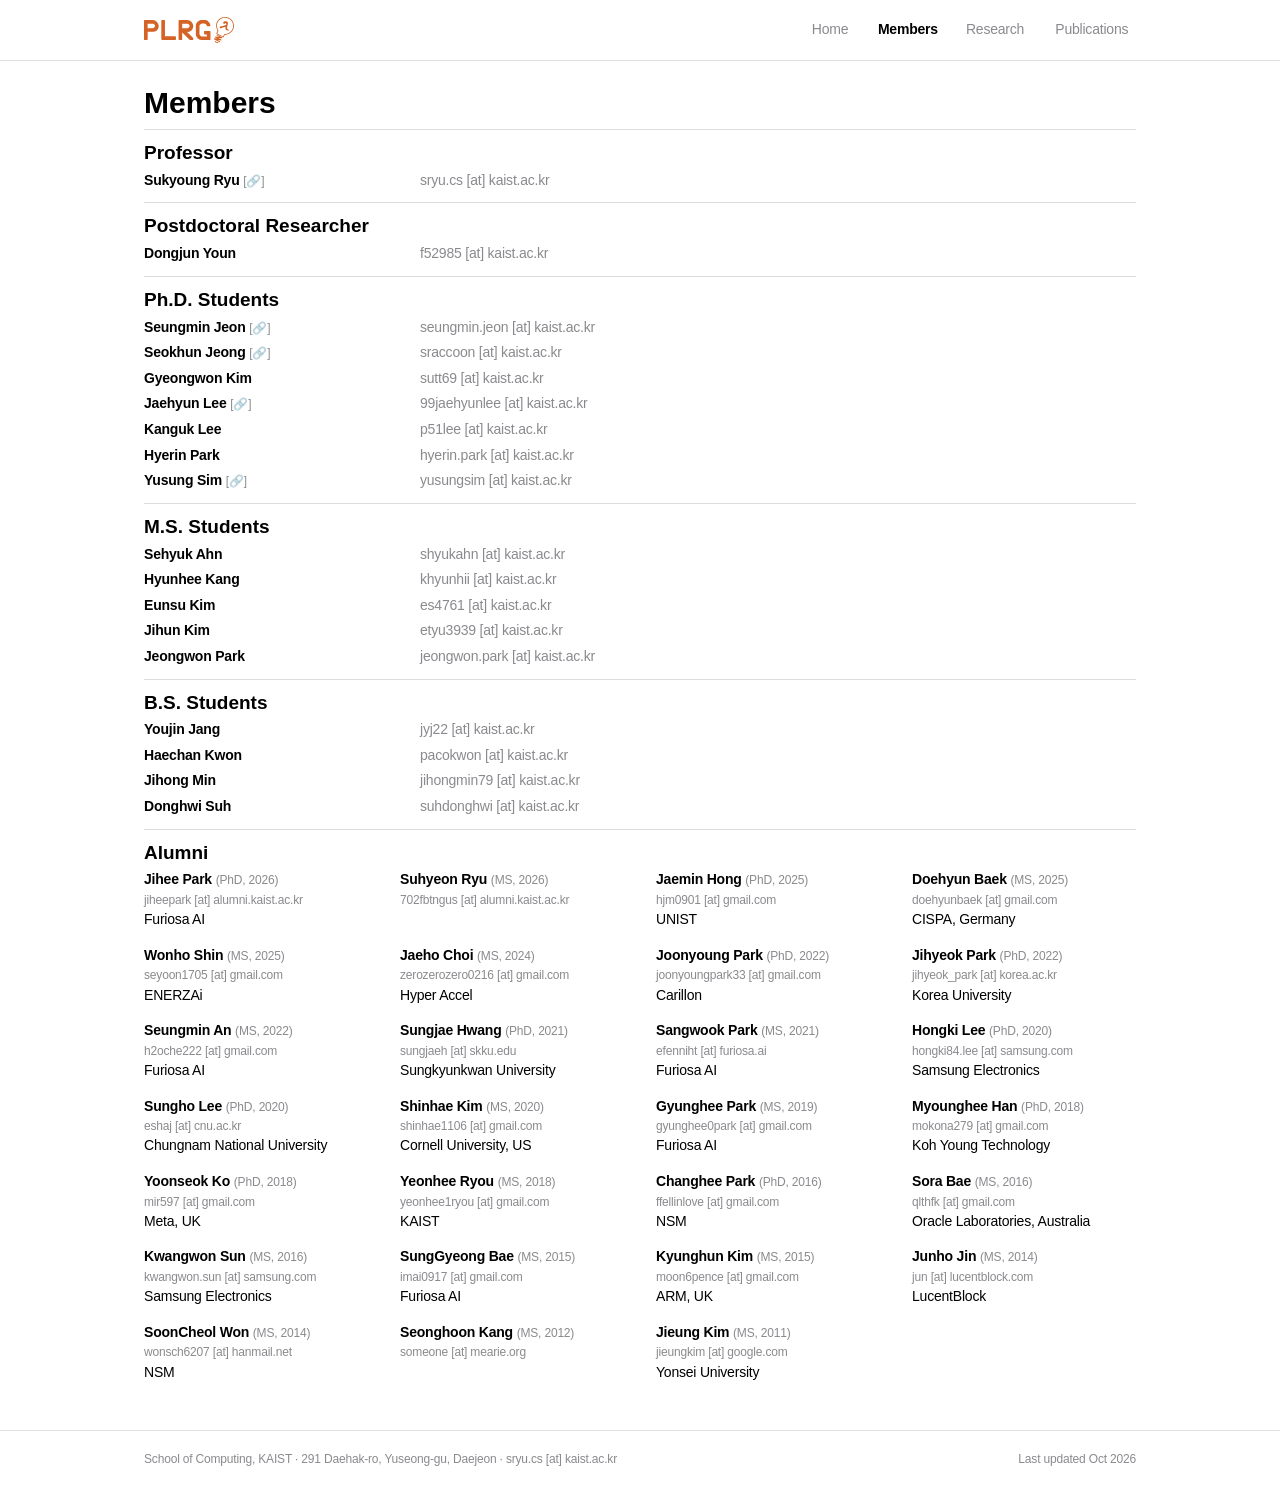
<file: members.html>
<!DOCTYPE html>
<html lang="en">
<head>
<meta charset="utf-8">
<meta name="viewport" content="width=device-width, initial-scale=1">
<title>Members — PLRG @ KAIST</title>
<link rel="stylesheet" href="style.css">
<link rel="icon" href="favicon.png?v=2" sizes="32x32" type="image/png">
<link rel="icon" href="favicon.svg?v=2" type="image/svg+xml">
<link rel="apple-touch-icon" href="apple-touch-icon.png?v=2">
</head>
<body data-page="members">
<div class="page">
<header><div class="wrap">
  <a class="brand" href="index.html"><svg class="logo" xmlns="http://www.w3.org/2000/svg" viewBox="0 0 610 174.55" fill="currentColor" role="img" aria-label="PLRG"><g id="Layer_1-2"><path d="M24.77,99.57v48.96c0,3.5-1.86,6.18-5.76,5.97H4.75c-1.57,0-4.04-2.32-4.73-4.11V24.12c1.09-1.59,2.54-3.02,4.04-4.07l52.85.08c11.84-.42,21.82,4.87,29.84,12.92,9.44,9.48,13.65,21.59,11.37,34.92-1.82,10.65-7.04,19.97-16.52,25.49-5.89,3.3-12.13,5.09-18.91,6.1H24.77ZM74.39,59.52c-1.05-8.23-6.45-13.17-13.41-14.95H24.75s-.03,30.83-.03,30.83l35.01-.19c7.88-.04,14.15-7.86,14.65-15.69Z"></path><path d="M326.45,154.57l-18.67-.2-32.13-31.75-19.16-18.48-.04,46.42c0,1.52-2.23,3.92-3.55,3.92l-15.28.03c-3.97,0-5.56-2.33-5.56-6.11V26.05c0-2.97,1.31-5.94,4.61-5.94l52.86-.04c11.4,0,20.63,4.76,28.45,12.41,9.83,9.62,14.2,21.88,11.86,35.64-3.55,20.84-18.98,30.94-40.7,31.79l41.08,40.88.25,9.93c.03,1.31-2.56,3.86-4.01,3.85ZM306.06,58.34c-1.69-7.35-6.77-12.24-13.42-13.77h-36.2s.02,30.83.02,30.83l33.02-.03c9.18,0,16.7-7.22,16.57-17.03Z"></path><path d="M421.97,117.8l-14.87-.05c-1.34,0-3.66-2.53-3.66-3.9v-16.37c0-1.36,2.33-3.88,3.72-3.88h35.35c1.4,0,3.8,2.46,3.8,4v52.96c0,1.54-2.34,3.94-3.96,3.93l-58.89-.31c-14.34-.08-35.18-19.74-35.23-36.54l-.17-58.79c-.05-17.46,17.44-36.19,34.9-38.17,9-1.02,18.16-.8,27.14-.19,28.08,1.93,44.97,42.58,31.35,42.43l-19.42-.2c.5-8.3-4.96-17.08-13.63-17.82-7.51-.64-14.39-.49-22.3-.09-5.6.29-13.39,6.82-13.43,12.99l-.31,56.86c-.04,7.77,8.3,15.7,16.05,15.7h33.47s.08-12.58.08-12.58Z"></path><path d="M214.6,134.44l-.03,16.27c0,1.38-2.15,3.76-3.89,3.76h-88.86c-3.61,0-6.13-2.2-5.54-6.08l-.03-122.33c0-3.76,1.66-5.98,5.55-6l13.27-.06c1.77,0,5.57,1.71,5.57,4.12v105.96s68.05-.06,68.05-.06c3.12,0,5.42,1.34,5.91,4.41Z"></path><path d="M533.58,135.33c-1.03,1.77-2.92,1.96-4.5,1.12l-42.92-22.98c-1.07-.57-.36-3.78.14-4.88l8-17.44c-9.59-17.32-14.4-33.33-7.14-51.85,3.64-9.29,9.33-16.91,16.68-23.66,12.25-11.23,30.47-17.07,47.03-15.34,19.54,2.05,36.48,12.61,45.66,30.04,5.94,11.29,8.57,24.47,7.08,37.07-1.56,13.25-7.64,24.61-17,33.8-11.73,11.51-26.46,19.24-43.56,17.85l-9.49,16.27ZM529.95,130.49l9.94-17.13c5.76.22,11.41.86,16.97-.74,21-6.04,38.39-24.01,41.11-45.65,2.06-16.41-3.26-32.55-14.11-44.84-16.23-18.37-44.59-21.7-65.67-10.09-11.07,6.1-19.41,15.47-24.92,26.64-7.99,16.22-3.11,32.95,5.35,48.31.68,1.24,1.88,3.97,1.34,5.16l-8.13,17.99,38.12,20.36Z"></path><path d="M511.6,163.68l-.68,6.75-41.13-21.85.37-6.58,22.36,3.77-15.11-7.95.24-6.66,24.54,2.67.85-.99-14.93-7.21.68-6.72,24.68,12.2,11.48,5.32-.02,6.57-26.47-2.39,21.68,10.92-.28,6.73c-9.4-1.67-16.31-3.48-25.91-4.31l17.62,9.74Z"></path><path d="M498.27,167.91l.09,6.58c-6,.23-11.44-.22-16.75-2.66-5.24-2.41-7.89-8.51-5.34-13.62,4.03,8.87,12.21,9.27,22.01,9.7Z"></path><path d="M512.38,76.77c-2.06-2.49-3.47-4.5-4.6-7.12-1.04-2.39.76-5.26,3.22-5.81l17.83-3.93,14.61-4.59,8.87-2.83-.64-8.77c-.09-1.29-3.27-2.99-4.38-2.32l-7.8,4.7c-1.42.86-4.22.84-4.82-.95l-2.43-7.28c-2.58-7.73,13.49-12.45,24.45-7.42,7.61,3.5,7.59,9.94,5.79,18.3-3.1,9.22-4.34,18.11-5.07,27.94.96,1.71,2.15,3.57,3.79,4.64l9.4,6.14c.46.3,1.2,1.14,1.47,1.52s-1.31,1.54-1.89,1.5l-14.1-.93c-10.04-2.89-10.07-13.57-8.85-24.22l-17.95,5.61c-5.79,1.81-10.36,4.24-16.9,5.81Z"></path></g></svg></a>
  <button class="menu" type="button" aria-label="Menu" aria-expanded="false" aria-controls="nav"><span></span><span></span></button>
  <nav id="nav">
    <a href="index.html" data-label="Home"><span>Home</span></a>
    <a href="members.html" class="on" data-label="Members"><span>Members</span></a>
    <a href="research.html" data-label="Research"><span>Research</span></a>
    <a href="publications.html" data-label="Publications"><span>Publications</span></a>
  </nav>
</div></header>
<script>
(function(){var b=document.querySelector('.menu'),n=document.getElementById('nav');var set=function(o){document.body.classList.toggle('nav-open',o);b.setAttribute('aria-expanded',o);};b.addEventListener('click',function(){set(!document.body.classList.contains('nav-open'));});document.addEventListener('click',function(e){if(!e.target.closest('header'))set(false);});document.addEventListener('keydown',function(e){if(e.key==='Escape')set(false);});})();
</script>
<main class="wrap">
  <h1 style="margin: var(--page-top) 0 8px;">Members</h1>
  <div id="groups"></div>
  <section class="group"><h2>Alumni</h2><ul id="alumni" class="alumni"></ul></section>
</main>
<footer><div class="wrap">
  <span>School of Computing, KAIST · 291 Daehak-ro, Yuseong-gu, Daejeon · sryu.cs [at] kaist.ac.kr</span>
  <span class="nowrap">Last updated Oct 2026</span>
</div></footer>
<script src="site.js"></script>
</body>
</html>
</file>
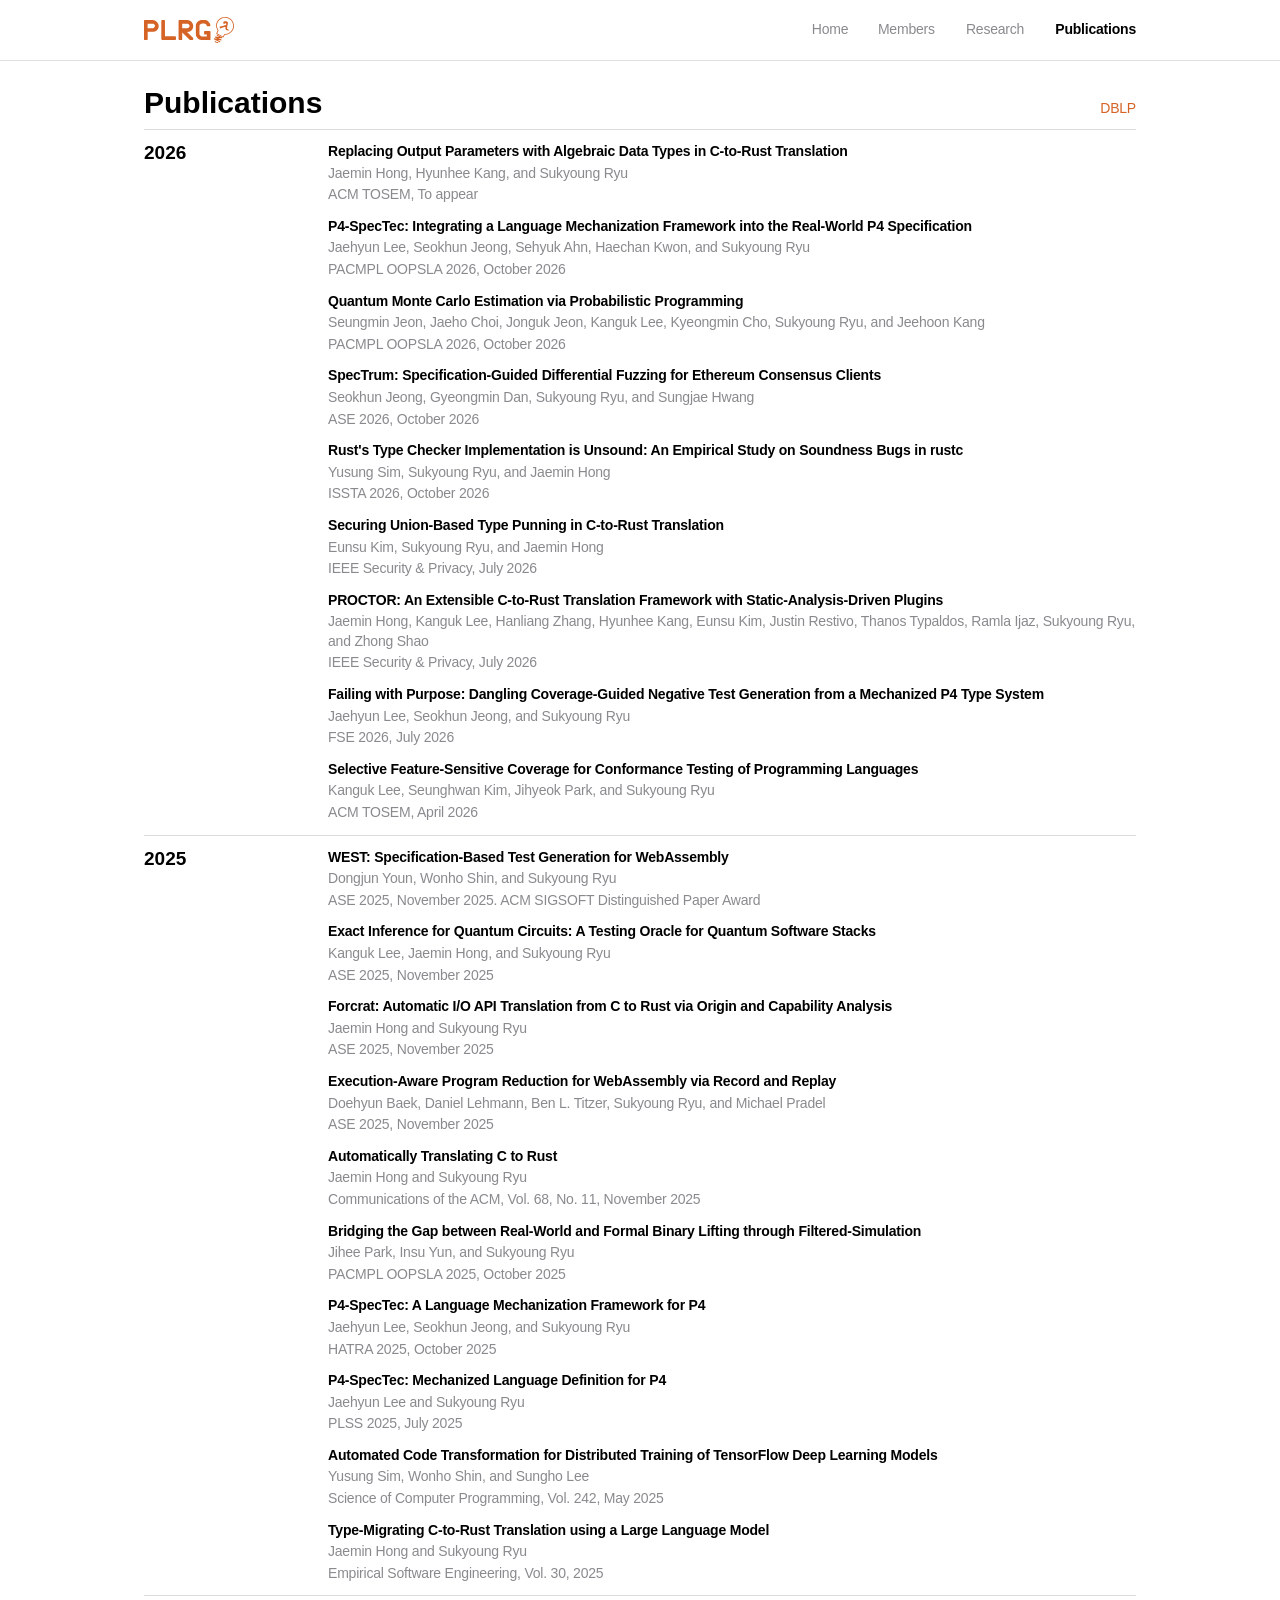
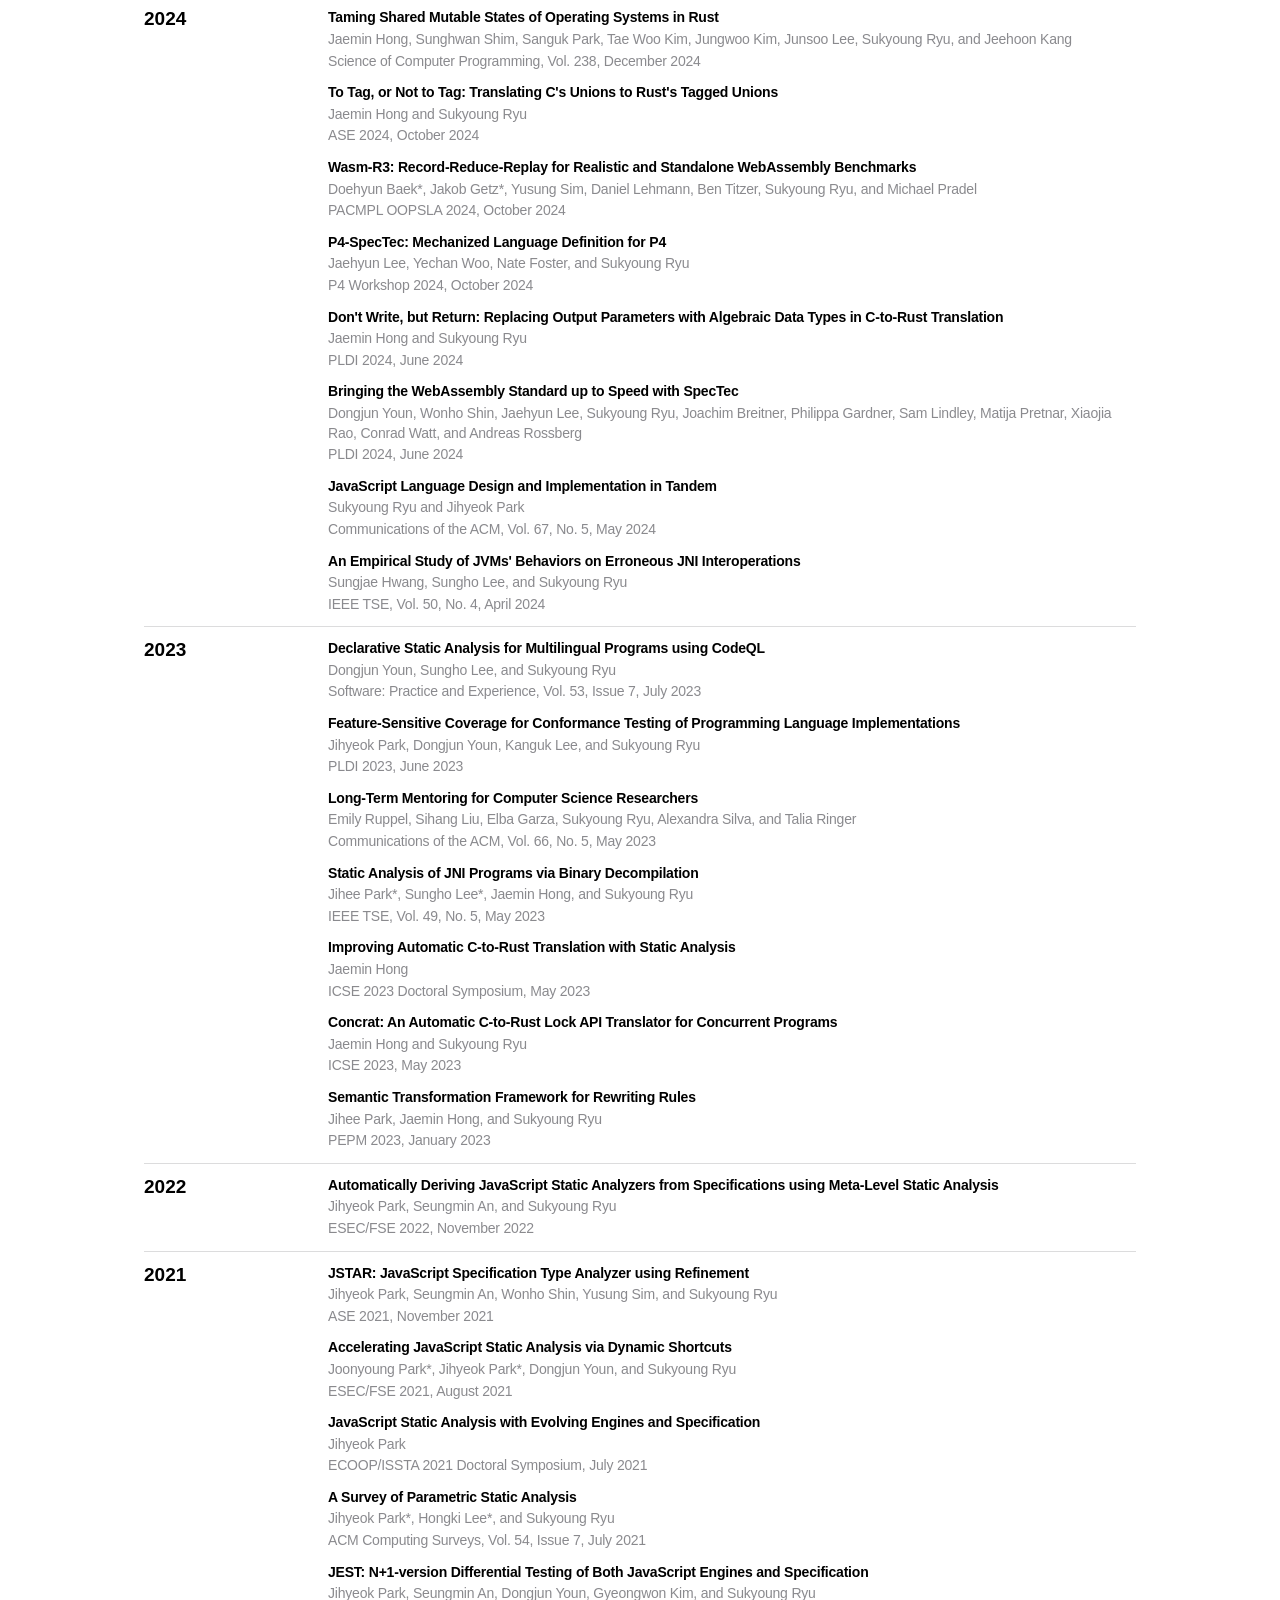
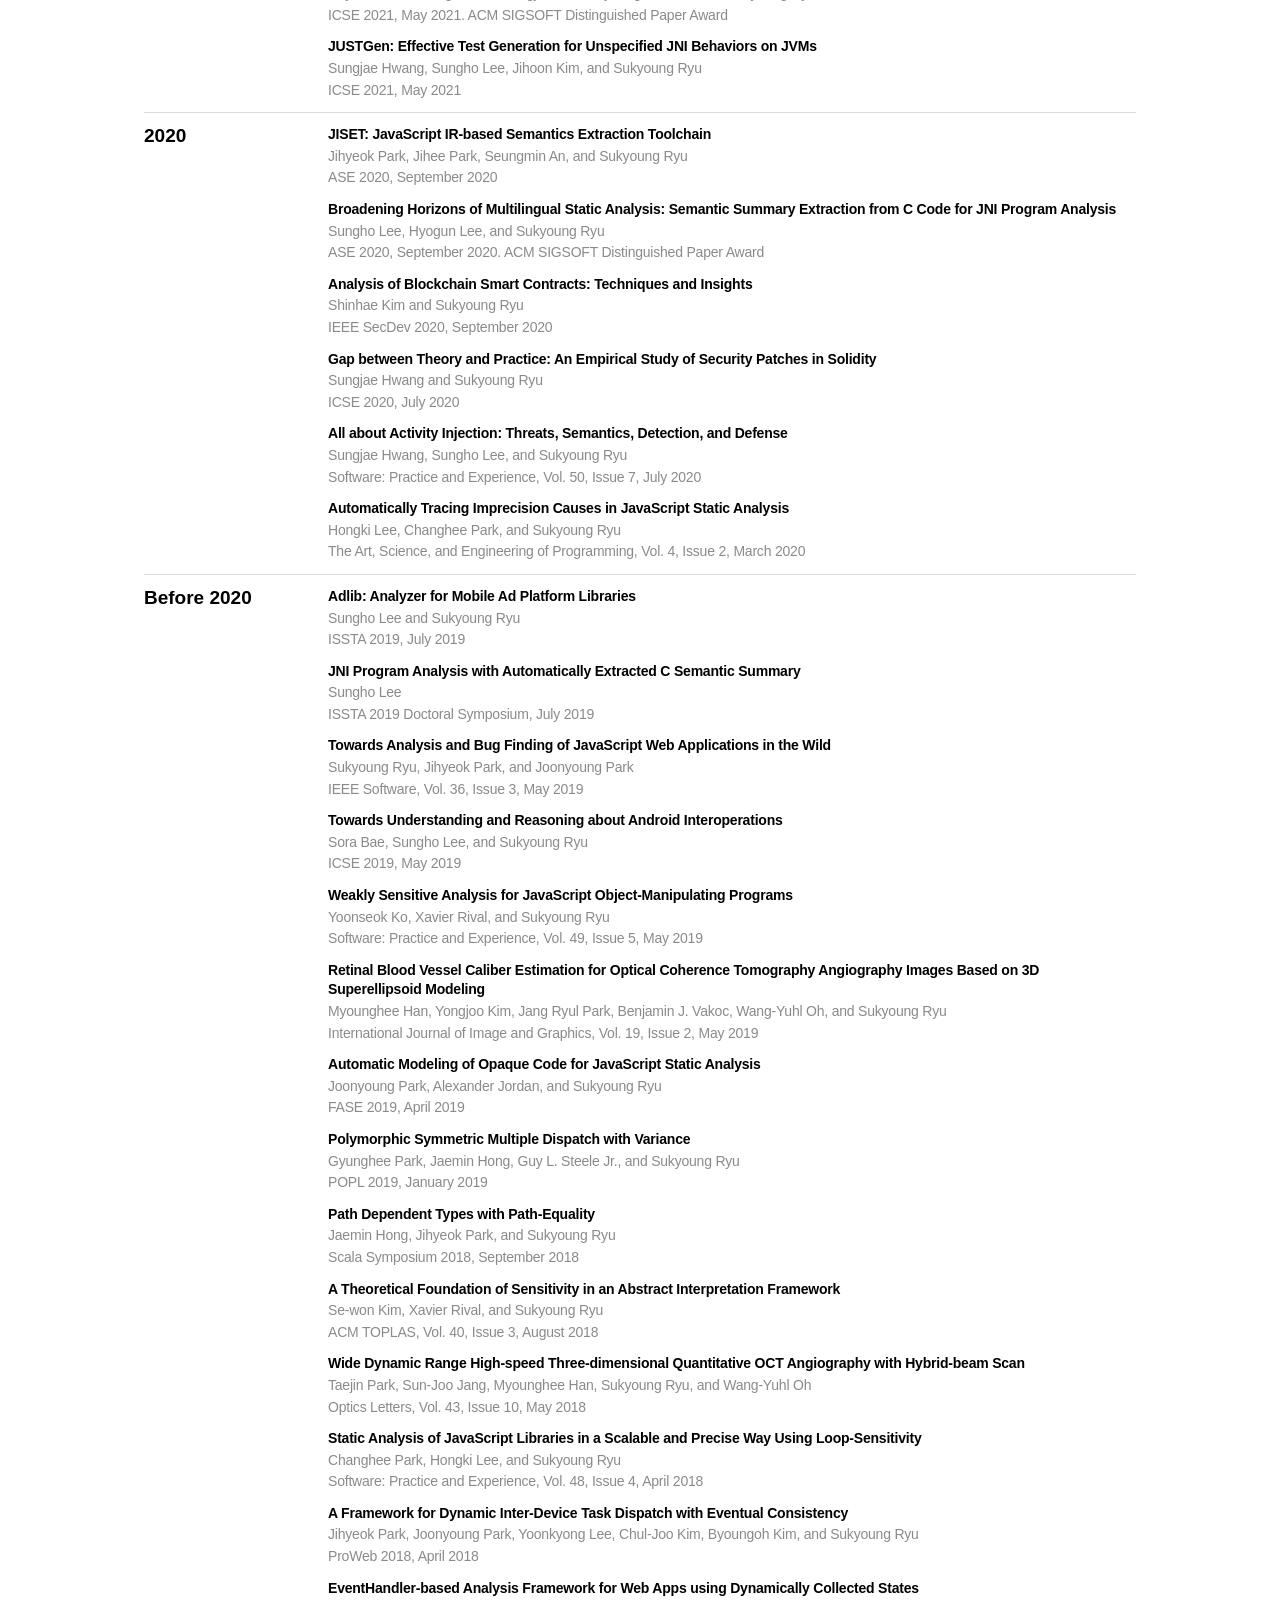
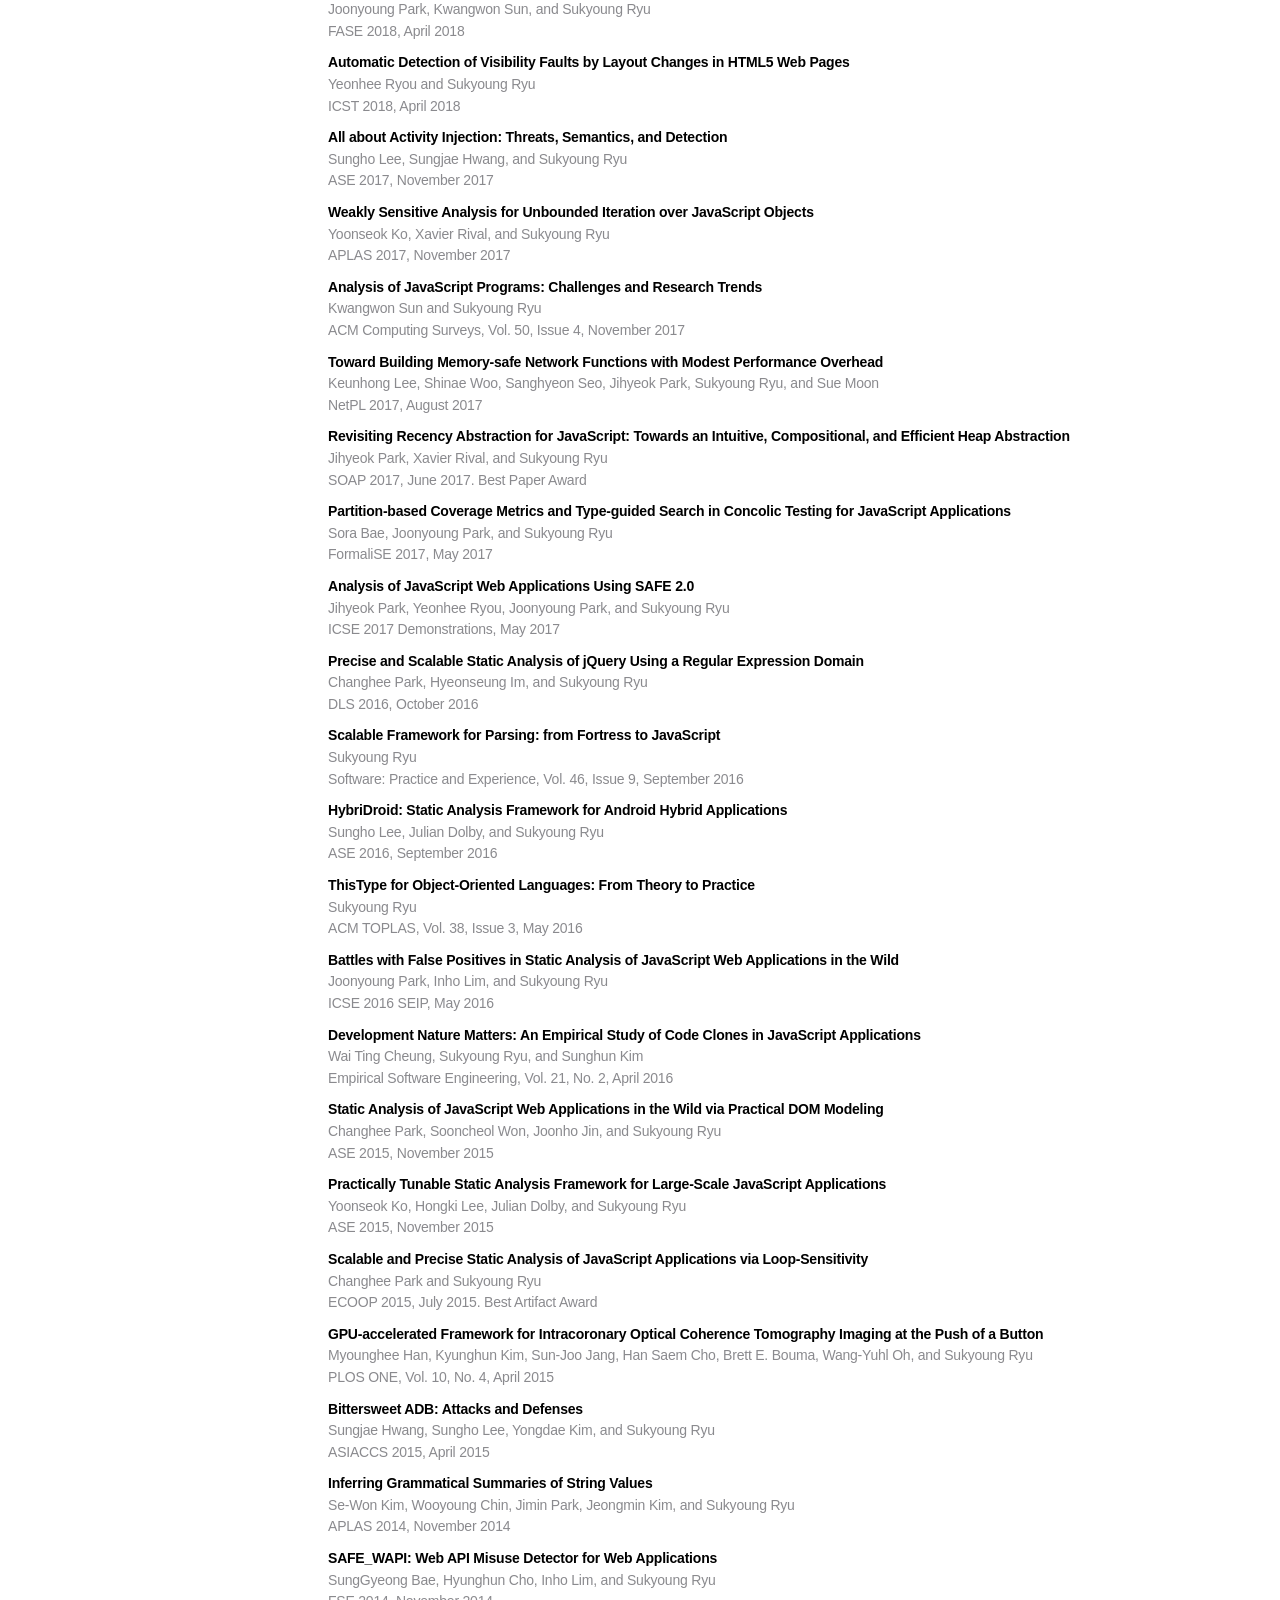
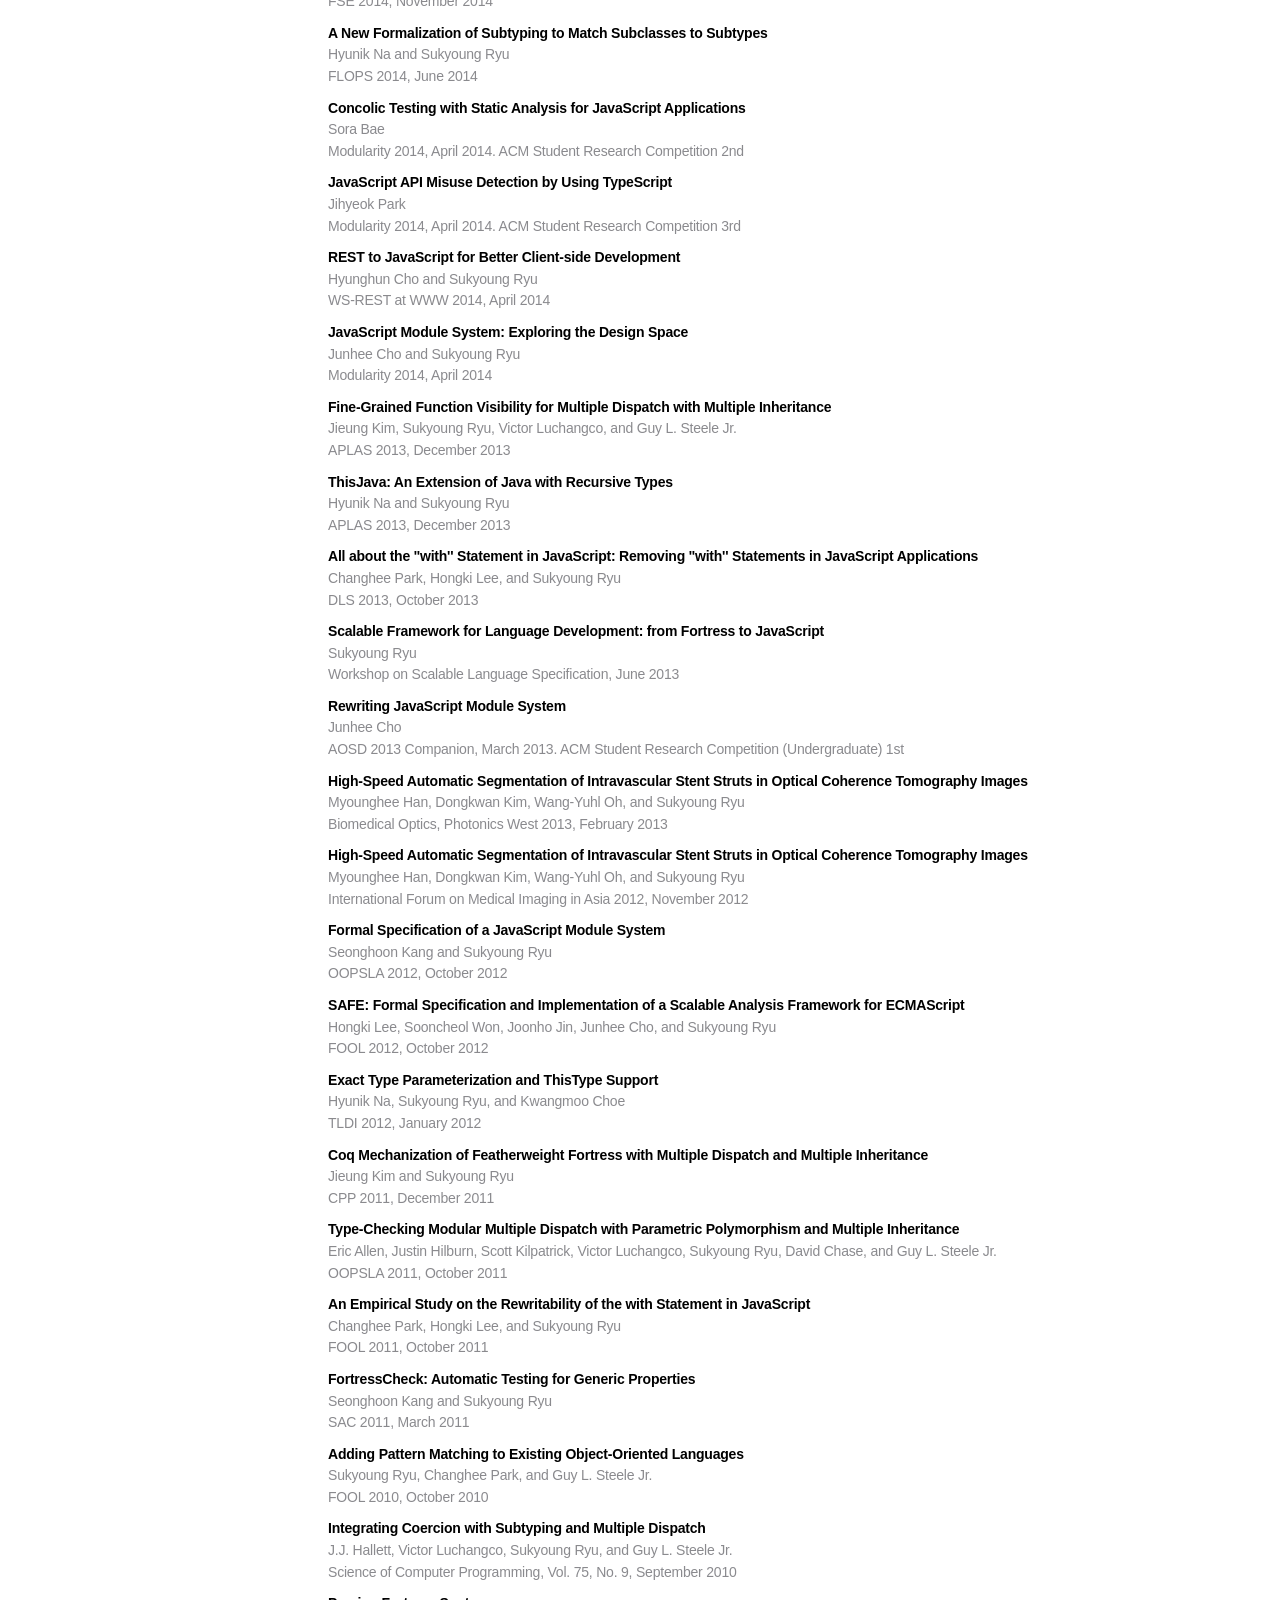
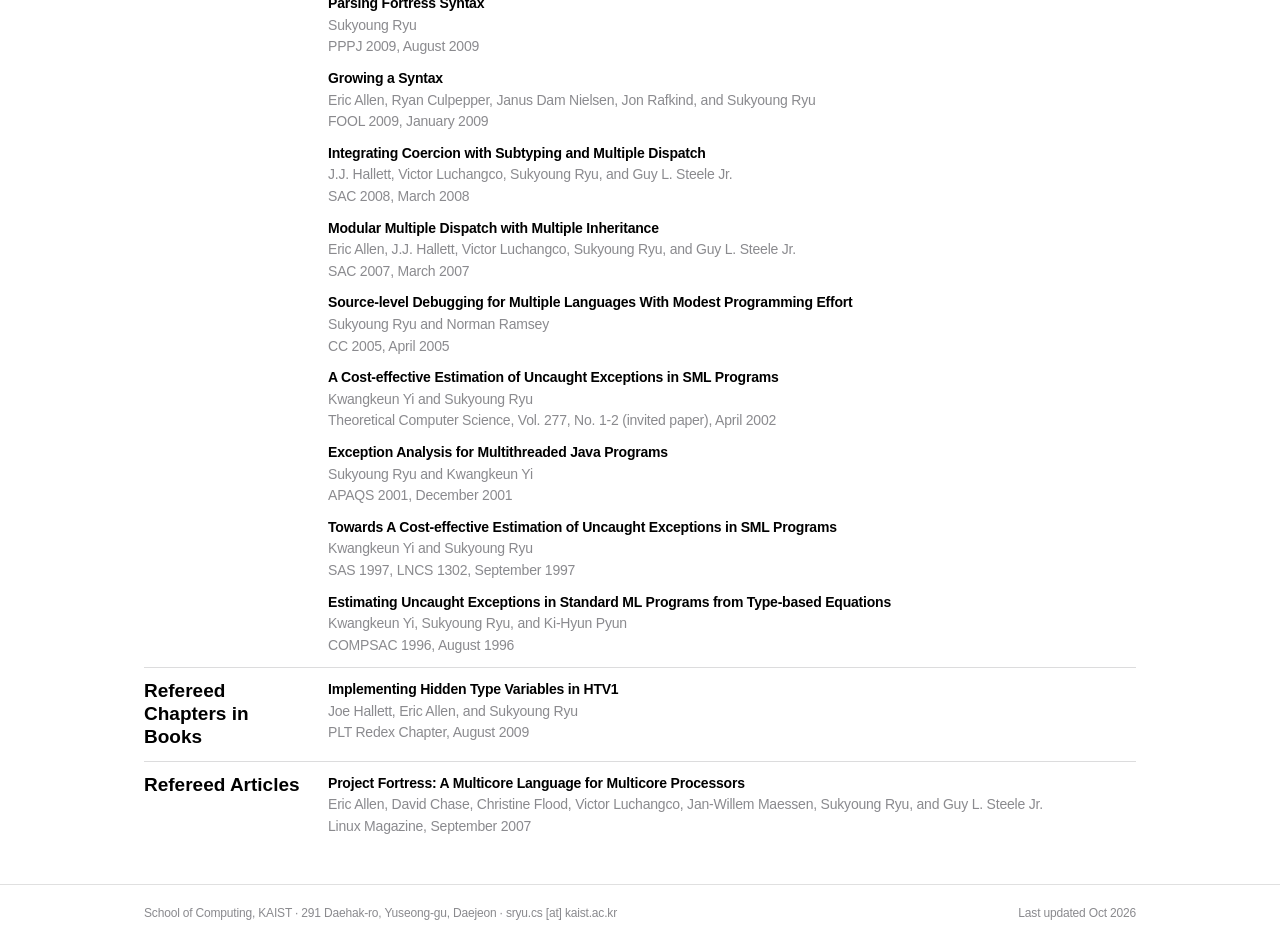
<file: publications.html>
<!DOCTYPE html>
<html lang="en">
<head>
<meta charset="utf-8">
<meta name="viewport" content="width=device-width, initial-scale=1">
<title>Publications — PLRG @ KAIST</title>
<link rel="stylesheet" href="style.css">
<link rel="icon" href="favicon.png?v=2" sizes="32x32" type="image/png">
<link rel="icon" href="favicon.svg?v=2" type="image/svg+xml">
<link rel="apple-touch-icon" href="apple-touch-icon.png?v=2">
</head>
<body data-page="publications">
<div class="page">
<header><div class="wrap">
  <a class="brand" href="index.html"><svg class="logo" xmlns="http://www.w3.org/2000/svg" viewBox="0 0 610 174.55" fill="currentColor" role="img" aria-label="PLRG"><g id="Layer_1-2"><path d="M24.77,99.57v48.96c0,3.5-1.86,6.18-5.76,5.97H4.75c-1.57,0-4.04-2.32-4.73-4.11V24.12c1.09-1.59,2.54-3.02,4.04-4.07l52.85.08c11.84-.42,21.82,4.87,29.84,12.92,9.44,9.48,13.65,21.59,11.37,34.92-1.82,10.65-7.04,19.97-16.52,25.49-5.89,3.3-12.13,5.09-18.91,6.1H24.77ZM74.39,59.52c-1.05-8.23-6.45-13.17-13.41-14.95H24.75s-.03,30.83-.03,30.83l35.01-.19c7.88-.04,14.15-7.86,14.65-15.69Z"></path><path d="M326.45,154.57l-18.67-.2-32.13-31.75-19.16-18.48-.04,46.42c0,1.52-2.23,3.92-3.55,3.92l-15.28.03c-3.97,0-5.56-2.33-5.56-6.11V26.05c0-2.97,1.31-5.94,4.61-5.94l52.86-.04c11.4,0,20.63,4.76,28.45,12.41,9.83,9.62,14.2,21.88,11.86,35.64-3.55,20.84-18.98,30.94-40.7,31.79l41.08,40.88.25,9.93c.03,1.31-2.56,3.86-4.01,3.85ZM306.06,58.34c-1.69-7.35-6.77-12.24-13.42-13.77h-36.2s.02,30.83.02,30.83l33.02-.03c9.18,0,16.7-7.22,16.57-17.03Z"></path><path d="M421.97,117.8l-14.87-.05c-1.34,0-3.66-2.53-3.66-3.9v-16.37c0-1.36,2.33-3.88,3.72-3.88h35.35c1.4,0,3.8,2.46,3.8,4v52.96c0,1.54-2.34,3.94-3.96,3.93l-58.89-.31c-14.34-.08-35.18-19.74-35.23-36.54l-.17-58.79c-.05-17.46,17.44-36.19,34.9-38.17,9-1.02,18.16-.8,27.14-.19,28.08,1.93,44.97,42.58,31.35,42.43l-19.42-.2c.5-8.3-4.96-17.08-13.63-17.82-7.51-.64-14.39-.49-22.3-.09-5.6.29-13.39,6.82-13.43,12.99l-.31,56.86c-.04,7.77,8.3,15.7,16.05,15.7h33.47s.08-12.58.08-12.58Z"></path><path d="M214.6,134.44l-.03,16.27c0,1.38-2.15,3.76-3.89,3.76h-88.86c-3.61,0-6.13-2.2-5.54-6.08l-.03-122.33c0-3.76,1.66-5.98,5.55-6l13.27-.06c1.77,0,5.57,1.71,5.57,4.12v105.96s68.05-.06,68.05-.06c3.12,0,5.42,1.34,5.91,4.41Z"></path><path d="M533.58,135.33c-1.03,1.77-2.92,1.96-4.5,1.12l-42.92-22.98c-1.07-.57-.36-3.78.14-4.88l8-17.44c-9.59-17.32-14.4-33.33-7.14-51.85,3.64-9.29,9.33-16.91,16.68-23.66,12.25-11.23,30.47-17.07,47.03-15.34,19.54,2.05,36.48,12.61,45.66,30.04,5.94,11.29,8.57,24.47,7.08,37.07-1.56,13.25-7.64,24.61-17,33.8-11.73,11.51-26.46,19.24-43.56,17.85l-9.49,16.27ZM529.95,130.49l9.94-17.13c5.76.22,11.41.86,16.97-.74,21-6.04,38.39-24.01,41.11-45.65,2.06-16.41-3.26-32.55-14.11-44.84-16.23-18.37-44.59-21.7-65.67-10.09-11.07,6.1-19.41,15.47-24.92,26.64-7.99,16.22-3.11,32.95,5.35,48.31.68,1.24,1.88,3.97,1.34,5.16l-8.13,17.99,38.12,20.36Z"></path><path d="M511.6,163.68l-.68,6.75-41.13-21.85.37-6.58,22.36,3.77-15.11-7.95.24-6.66,24.54,2.67.85-.99-14.93-7.21.68-6.72,24.68,12.2,11.48,5.32-.02,6.57-26.47-2.39,21.68,10.92-.28,6.73c-9.4-1.67-16.31-3.48-25.91-4.31l17.62,9.74Z"></path><path d="M498.27,167.91l.09,6.58c-6,.23-11.44-.22-16.75-2.66-5.24-2.41-7.89-8.51-5.34-13.62,4.03,8.87,12.21,9.27,22.01,9.7Z"></path><path d="M512.38,76.77c-2.06-2.49-3.47-4.5-4.6-7.12-1.04-2.39.76-5.26,3.22-5.81l17.83-3.93,14.61-4.59,8.87-2.83-.64-8.77c-.09-1.29-3.27-2.99-4.38-2.32l-7.8,4.7c-1.42.86-4.22.84-4.82-.95l-2.43-7.28c-2.58-7.73,13.49-12.45,24.45-7.42,7.61,3.5,7.59,9.94,5.79,18.3-3.1,9.22-4.34,18.11-5.07,27.94.96,1.71,2.15,3.57,3.79,4.64l9.4,6.14c.46.3,1.2,1.14,1.47,1.52s-1.31,1.54-1.89,1.5l-14.1-.93c-10.04-2.89-10.07-13.57-8.85-24.22l-17.95,5.61c-5.79,1.81-10.36,4.24-16.9,5.81Z"></path></g></svg></a>
  <button class="menu" type="button" aria-label="Menu" aria-expanded="false" aria-controls="nav"><span></span><span></span></button>
  <nav id="nav">
    <a href="index.html" data-label="Home"><span>Home</span></a>
    <a href="members.html" data-label="Members"><span>Members</span></a>
    <a href="research.html" data-label="Research"><span>Research</span></a>
    <a href="publications.html" class="on" data-label="Publications"><span>Publications</span></a>
  </nav>
</div></header>
<script>
(function(){var b=document.querySelector('.menu'),n=document.getElementById('nav');var set=function(o){document.body.classList.toggle('nav-open',o);b.setAttribute('aria-expanded',o);};b.addEventListener('click',function(){set(!document.body.classList.contains('nav-open'));});document.addEventListener('click',function(e){if(!e.target.closest('header'))set(false);});document.addEventListener('keydown',function(e){if(e.key==='Escape')set(false);});})();
</script>
<main class="wrap">
  <div style="display: flex; align-items: baseline; justify-content: space-between; gap: 16px; flex-wrap: wrap; margin: var(--page-top) 0 8px;">
    <h1 style="margin: 0;">Publications</h1>
<!--
    <span class="small muted nowrap"><span id="count"></span> · <a href="https://dblp.org/pid/03/2760.html">DBLP</a></span>
-->
    <span class="small muted nowrap"><a href="https://dblp.org/pid/03/2760.html">DBLP</a></span>
  </div>
  <div id="list"></div>
</main>
<footer><div class="wrap">
  <span>School of Computing, KAIST · 291 Daehak-ro, Yuseong-gu, Daejeon · sryu.cs [at] kaist.ac.kr</span>
  <span class="nowrap">Last updated Oct 2026</span>
</div></footer>
<script src="site.js"></script>
</body>
</html>
</file>
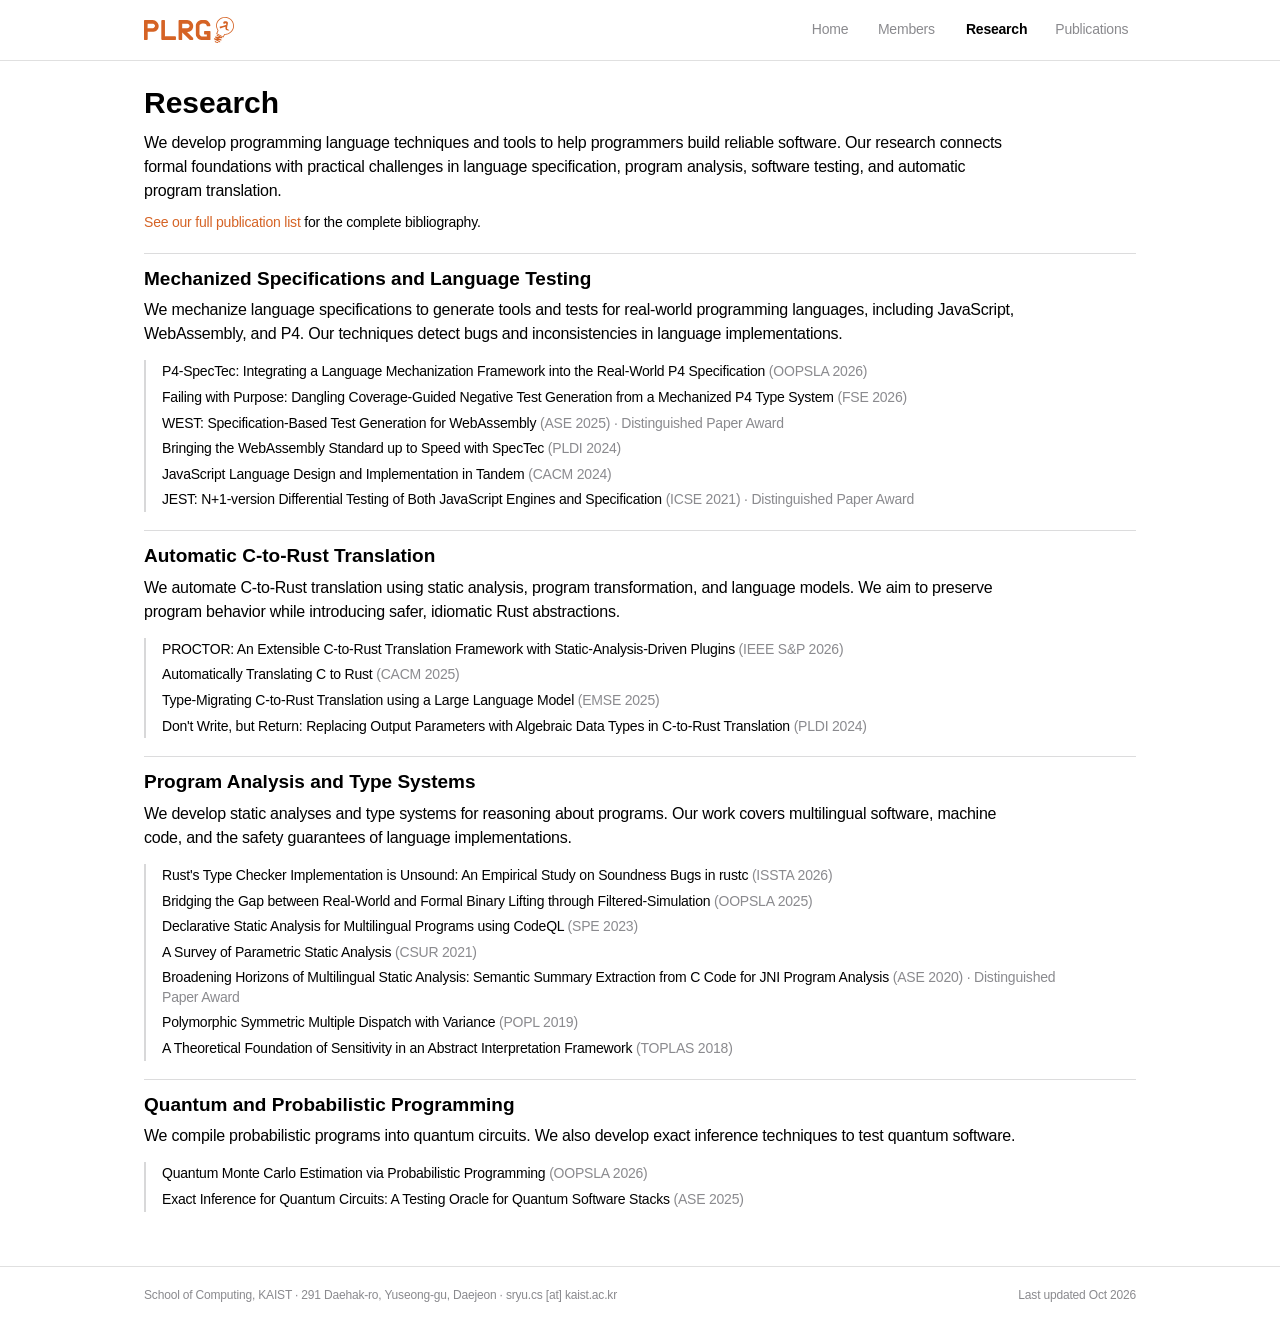
<file: research.html>
<!DOCTYPE html>
<html lang="en">
<head>
<meta charset="utf-8">
<meta name="viewport" content="width=device-width, initial-scale=1">
<title>Research — PLRG @ KAIST</title>
<link rel="stylesheet" href="style.css">
<link rel="icon" href="favicon.png?v=2" sizes="32x32" type="image/png">
<link rel="icon" href="favicon.svg?v=2" type="image/svg+xml">
<link rel="apple-touch-icon" href="apple-touch-icon.png?v=2">
</head>
<body data-page="research">
<div class="page">
<header><div class="wrap">
  <a class="brand" href="index.html"><svg class="logo" xmlns="http://www.w3.org/2000/svg" viewBox="0 0 610 174.55" fill="currentColor" role="img" aria-label="PLRG"><g id="Layer_1-2"><path d="M24.77,99.57v48.96c0,3.5-1.86,6.18-5.76,5.97H4.75c-1.57,0-4.04-2.32-4.73-4.11V24.12c1.09-1.59,2.54-3.02,4.04-4.07l52.85.08c11.84-.42,21.82,4.87,29.84,12.92,9.44,9.48,13.65,21.59,11.37,34.92-1.82,10.65-7.04,19.97-16.52,25.49-5.89,3.3-12.13,5.09-18.91,6.1H24.77ZM74.39,59.52c-1.05-8.23-6.45-13.17-13.41-14.95H24.75s-.03,30.83-.03,30.83l35.01-.19c7.88-.04,14.15-7.86,14.65-15.69Z"></path><path d="M326.45,154.57l-18.67-.2-32.13-31.75-19.16-18.48-.04,46.42c0,1.52-2.23,3.92-3.55,3.92l-15.28.03c-3.97,0-5.56-2.33-5.56-6.11V26.05c0-2.97,1.31-5.94,4.61-5.94l52.86-.04c11.4,0,20.63,4.76,28.45,12.41,9.83,9.62,14.2,21.88,11.86,35.64-3.55,20.84-18.98,30.94-40.7,31.79l41.08,40.88.25,9.93c.03,1.31-2.56,3.86-4.01,3.85ZM306.06,58.34c-1.69-7.35-6.77-12.24-13.42-13.77h-36.2s.02,30.83.02,30.83l33.02-.03c9.18,0,16.7-7.22,16.57-17.03Z"></path><path d="M421.97,117.8l-14.87-.05c-1.34,0-3.66-2.53-3.66-3.9v-16.37c0-1.36,2.33-3.88,3.72-3.88h35.35c1.4,0,3.8,2.46,3.8,4v52.96c0,1.54-2.34,3.94-3.96,3.93l-58.89-.31c-14.34-.08-35.18-19.74-35.23-36.54l-.17-58.79c-.05-17.46,17.44-36.19,34.9-38.17,9-1.02,18.16-.8,27.14-.19,28.08,1.93,44.97,42.58,31.35,42.43l-19.42-.2c.5-8.3-4.96-17.08-13.63-17.82-7.51-.64-14.39-.49-22.3-.09-5.6.29-13.39,6.82-13.43,12.99l-.31,56.86c-.04,7.77,8.3,15.7,16.05,15.7h33.47s.08-12.58.08-12.58Z"></path><path d="M214.6,134.44l-.03,16.27c0,1.38-2.15,3.76-3.89,3.76h-88.86c-3.61,0-6.13-2.2-5.54-6.08l-.03-122.33c0-3.76,1.66-5.98,5.55-6l13.27-.06c1.77,0,5.57,1.71,5.57,4.12v105.96s68.05-.06,68.05-.06c3.12,0,5.42,1.34,5.91,4.41Z"></path><path d="M533.58,135.33c-1.03,1.77-2.92,1.96-4.5,1.12l-42.92-22.98c-1.07-.57-.36-3.78.14-4.88l8-17.44c-9.59-17.32-14.4-33.33-7.14-51.85,3.64-9.29,9.33-16.91,16.68-23.66,12.25-11.23,30.47-17.07,47.03-15.34,19.54,2.05,36.48,12.61,45.66,30.04,5.94,11.29,8.57,24.47,7.08,37.07-1.56,13.25-7.64,24.61-17,33.8-11.73,11.51-26.46,19.24-43.56,17.85l-9.49,16.27ZM529.95,130.49l9.94-17.13c5.76.22,11.41.86,16.97-.74,21-6.04,38.39-24.01,41.11-45.65,2.06-16.41-3.26-32.55-14.11-44.84-16.23-18.37-44.59-21.7-65.67-10.09-11.07,6.1-19.41,15.47-24.92,26.64-7.99,16.22-3.11,32.95,5.35,48.31.68,1.24,1.88,3.97,1.34,5.16l-8.13,17.99,38.12,20.36Z"></path><path d="M511.6,163.68l-.68,6.75-41.13-21.85.37-6.58,22.36,3.77-15.11-7.95.24-6.66,24.54,2.67.85-.99-14.93-7.21.68-6.72,24.68,12.2,11.48,5.32-.02,6.57-26.47-2.39,21.68,10.92-.28,6.73c-9.4-1.67-16.31-3.48-25.91-4.31l17.62,9.74Z"></path><path d="M498.27,167.91l.09,6.58c-6,.23-11.44-.22-16.75-2.66-5.24-2.41-7.89-8.51-5.34-13.62,4.03,8.87,12.21,9.27,22.01,9.7Z"></path><path d="M512.38,76.77c-2.06-2.49-3.47-4.5-4.6-7.12-1.04-2.39.76-5.26,3.22-5.81l17.83-3.93,14.61-4.59,8.87-2.83-.64-8.77c-.09-1.29-3.27-2.99-4.38-2.32l-7.8,4.7c-1.42.86-4.22.84-4.82-.95l-2.43-7.28c-2.58-7.73,13.49-12.45,24.45-7.42,7.61,3.5,7.59,9.94,5.79,18.3-3.1,9.22-4.34,18.11-5.07,27.94.96,1.71,2.15,3.57,3.79,4.64l9.4,6.14c.46.3,1.2,1.14,1.47,1.52s-1.31,1.54-1.89,1.5l-14.1-.93c-10.04-2.89-10.07-13.57-8.85-24.22l-17.95,5.61c-5.79,1.81-10.36,4.24-16.9,5.81Z"></path></g></svg></a>
  <button class="menu" type="button" aria-label="Menu" aria-expanded="false" aria-controls="nav"><span></span><span></span></button>
  <nav id="nav">
    <a href="index.html" data-label="Home"><span>Home</span></a>
    <a href="members.html" data-label="Members"><span>Members</span></a>
    <a href="research.html" class="on" data-label="Research"><span>Research</span></a>
    <a href="publications.html" data-label="Publications"><span>Publications</span></a>
  </nav>
</div></header>
<script>
(function(){var b=document.querySelector('.menu'),n=document.getElementById('nav');var set=function(o){document.body.classList.toggle('nav-open',o);b.setAttribute('aria-expanded',o);};b.addEventListener('click',function(){set(!document.body.classList.contains('nav-open'));});document.addEventListener('click',function(e){if(!e.target.closest('header'))set(false);});document.addEventListener('keydown',function(e){if(e.key==='Escape')set(false);});})();
</script>
<main class="wrap">
  <h1>Research</h1>
  <p id="intro" style="margin: 0 0 10px; max-width: 880px;"></p>
  <p class="small" style="margin: 0 0 20px;"><a href="publications.html">See our full publication list</a> for the complete bibliography.</p>
  <div id="areas"></div>
</main>
<footer><div class="wrap">
  <span>School of Computing, KAIST · 291 Daehak-ro, Yuseong-gu, Daejeon · sryu.cs [at] kaist.ac.kr</span>
  <span class="nowrap">Last updated Oct 2026</span>
</div></footer>
<script src="site.js"></script>
</body>
</html>
</file>
<file: style.css>
/* Type scale — one value per role. Sizes: title 30 · section 19 · subsection 17 · body 16 · small 14 · caption 12.
   Line height: headings 1.2 · paragraphs 1.5 · everything else 1.4 · caption 1.35.
   Tracking: headings 0 · text -0.015em. */
:root {
  --fs-title: 30px; --fs-section: 19px; --fs-subsection: 17px; --fs-body: 16px; --fs-small: 14px; --fs-caption: 12px;
  --lh-heading: 1.2; --lh-text: 1.4; --lh-prose: 1.5; --lh-caption: 1.35;
  --ls-text: -0.015em;
  --gap-list: 6px; --gap-pubs: 12px; --pad-section: 12px; --head-gap: 6px; --page-top: 24px;
}
p, h1, li, .lede { text-wrap: pretty; }
/* Paragraphs of running text */
.lede, #intro, .area p, .prow p { line-height: var(--lh-prose); }
html, body { margin: 0; background: #fff; color: #000; font-family: -apple-system, BlinkMacSystemFont, "SF Pro Text", "Helvetica Neue", Arial, sans-serif; -webkit-font-smoothing: antialiased; font-size: var(--fs-body); line-height: var(--lh-text); }
/* Tracking relative to each element's own size (an inherited em value would freeze at the body size). */
:where(body, body *) { letter-spacing: var(--ls-text); }
a { color: #d56325; text-decoration: none; }
a:hover { text-decoration: underline; }
a:focus-visible, button:focus-visible { outline: 2px solid #d56325; outline-offset: 3px; border-radius: 2px; }
.page { min-height: 100vh; display: flex; flex-direction: column; overflow: visible; }
.wrap { max-width: 1040px; width: 100%; margin: 0 auto; padding: 0 24px; box-sizing: border-box; }
header { position: -webkit-sticky; position: sticky; top: 0; z-index: 20; flex-shrink: 0; background: #fff; border-bottom: 1px solid rgba(0,0,0,0.12); }
header .wrap { height: 60px; display: flex; align-items: center; justify-content: space-between; gap: 24px; }
.brand { display: flex; align-items: center; color: #d56325; }
.brand .logo { height: 26px; width: auto; display: block; overflow: visible; }
.menu { display: none; }
.brand:hover { color: #d56325; text-decoration: none; }
#nav { display: flex; gap: 28px; font-size: var(--fs-small); }
#nav a { color: rgba(60,60,67,0.6); display: inline-grid; }
#nav a::after { content: attr(data-label); font-weight: 600; height: 0; visibility: hidden; grid-area: 1 / 1; }
#nav a > span { grid-area: 1 / 1; }
#nav a:hover { color: #000; text-decoration: none; }
#nav a.on { color: #000; font-weight: 600; }
main { flex: 1; }
main.wrap { padding-bottom: 36px; }
h1 { margin: var(--page-top) 0 10px; font-size: var(--fs-title); line-height: var(--lh-heading); font-weight: 700; letter-spacing: 0; text-wrap: pretty; }
h2 { margin: 0; font-size: var(--fs-section); line-height: var(--lh-heading); font-weight: 700; letter-spacing: 0; }
.muted { color: rgba(60,60,67,0.6); }
.small { font-size: var(--fs-small); }
.hero { padding: 24px 0 24px; }
.lede { margin: 0; max-width: 880px; text-wrap: pretty; }
/* Home main photo (photos/main/): full content width, whole image, between the header and the headline */
.home-photo:empty { display: none; }
.home-photo { margin-top: 12px; }
.home-photo img { display: block; width: 100%; height: auto; border-radius: 10px; background: rgba(118,118,128,0.12); }
.home-photo:not(:empty) + .hero { padding-top: 24px; }
.sec { padding: var(--pad-section) 0; border-top: 0.5px solid rgba(60,60,67,0.18); }
.sec-head { display: flex; align-items: baseline; justify-content: space-between; gap: 16px; margin-bottom: var(--head-gap); }
ul, ol { list-style: none; margin: 0; padding: 0; }
.areas { display: flex; flex-direction: column; gap: var(--gap-list); }
.pubs { display: flex; flex-direction: column; gap: var(--gap-pubs); }
.pub { display: grid; grid-template-columns: 96px minmax(0, 1fr); gap: 16px; }
.pub .t { font-weight: 600; text-wrap: pretty; }
.pub .t a { color: #000; text-decoration: none; }
.pub .t a:hover { text-decoration: underline;  }
.pub div div + div { margin-top: 2px; }
.year-sec { display: grid; grid-template-columns: 160px minmax(0, 1fr); gap: 24px; padding: var(--pad-section) 0; border-top: 0.5px solid rgba(60,60,67,0.18); }
.year-sec .pub { display: block; }
.area { scroll-margin-top: 60px; padding: var(--pad-section) 0; border-top: 0.5px solid rgba(60,60,67,0.18); }
.area h2 { margin-bottom: var(--head-gap); }
.area p { margin: 0 0 8px; max-width: 880px; text-wrap: pretty; }
.area ul { display: flex; flex-direction: column; gap: var(--gap-list); padding-left: 16px; border-left: 0.5px solid rgba(60,60,67,0.29); }
.area ul a { color: #000; text-decoration: none; }
.area ul a:hover { text-decoration: underline;  }
.group { padding: var(--pad-section) 0; border-top: 0.5px solid rgba(60,60,67,0.18); }
.group h2 { margin-bottom: var(--head-gap); }
.people { display: flex; flex-direction: column; gap: var(--gap-list); }
.person { display: grid; grid-template-columns: minmax(0, 260px) minmax(0, 1fr); gap: 16px; }
.person b, .alum b { font-weight: 600; }
a.site { color: #000; text-decoration: none; }
a.site:hover { text-decoration: underline;  }
a.site .lk { font-weight: 400; font-size: 0.85em; color: rgba(60,60,67,0.6); }
.alumni { display: grid; grid-template-columns: repeat(4, minmax(0, 1fr)); gap: 16px 32px; }
.alum { display: flex; flex-direction: column; gap: 2px; font-size: var(--fs-small); overflow-wrap: anywhere; }
.alum .who { display: block; }
.alum .who .muted, .alum > .muted { font-size: var(--fs-caption); line-height: var(--lh-caption); }
.alum .now { color: #000; }
footer { border-top: 1px solid rgba(0,0,0,0.12); }
footer .wrap { padding: 20px 24px; display: flex; justify-content: space-between; gap: 16px; flex-wrap: wrap; font-size: var(--fs-caption); line-height: var(--lh-caption); color: rgba(60,60,67,0.6); }
footer .nowrap { white-space: nowrap; }
/* Breakpoints: desktop >1024, tablet 641–1024, mobile ≤640 */
@media (max-width: 1024px) {
  .wrap { padding: 0 32px; }
  .menu { display: flex; flex-direction: column; justify-content: center; gap: 6px; width: 44px; height: 44px; margin-right: -10px; padding: 0; background: none; border: 0; border-radius: 0; cursor: pointer; }
  .menu span { display: block; width: 22px; height: 1.5px; background: #000; margin: 0 auto; transition: transform 200ms cubic-bezier(.32,.72,0,1), opacity 150ms; }
  .nav-open .menu span:first-child { transform: translateY(3.75px) rotate(45deg); }
  .nav-open .menu span:last-child { transform: translateY(-3.75px) rotate(-45deg); }
  #nav { display: none; position: absolute; left: 0; right: 0; top: 100%; flex-direction: column; gap: 0; padding: 8px 32px 16px; background: #fff; border-bottom: 0.5px solid rgba(60,60,67,0.29); font-size: var(--fs-body); z-index: 10; }
  .nav-open #nav { display: flex; }
  #nav a { padding: 12px 0; border-top: 0.5px solid rgba(60,60,67,0.18); color: #000; }
  #nav a:first-child { border-top: 0; }
  #nav a.on { font-weight: 600; }
  footer .wrap { padding: 20px 32px; }
  :root { --fs-title: 30px; }
  :root { --fs-title: 28px; --page-top: 20px; }
  .hero { padding: 20px 0 20px; }
  .year-sec { grid-template-columns: 120px minmax(0, 1fr); gap: 20px; }
  .person { grid-template-columns: minmax(0, 220px) minmax(0, 1fr); }
  .alumni { grid-template-columns: repeat(3, minmax(0, 1fr)); gap: 16px 24px; }
  .pub { grid-template-columns: 88px minmax(0, 1fr); gap: 12px; }
}
@media (max-width: 640px) {
  :root { --fs-title: 24px; --fs-section: 18px; --fs-subsection: 16px; --fs-body: 15px; --pad-section: 10px; --page-top: 16px; }
  .wrap { padding: 0 20px; }
  #nav { padding: 4px 20px 12px; }
  h1 { margin-bottom: 8px; }
  .hero { padding: 16px 0 16px; }
  .home-photo { margin-top: 10px; }
  .home-photo:not(:empty) + .hero { padding-top: 16px; }
  .hero h1 br { display: none; }
  .sec-head { flex-wrap: wrap; gap: 8px; }
  .pub { grid-template-columns: 1fr; gap: 2px; }
  .year-sec { grid-template-columns: 1fr; gap: 12px; }
  .person { grid-template-columns: 1fr; gap: 2px; }
  .alumni { grid-template-columns: 1fr; gap: 12px; }
  footer .wrap { padding: 16px 20px; flex-direction: column; gap: 4px; }
}
/* profile */
.profile { display: grid; grid-template-columns: 112px minmax(0, 1fr); gap: 24px; align-items: center; padding: 12px 0 16px; }
.avatar { width: 112px; height: 112px; border-radius: 50%; object-fit: cover; background: rgba(118,118,128,0.12); }
.profile h1 { margin: 0 0 4px; }
.links { display: flex; flex-wrap: wrap; gap: 6px 20px; }
.prow { scroll-margin-top: 24px; padding: var(--pad-section) 0; border-top: 0.5px solid rgba(60,60,67,0.18); }
.prow h2 { margin-bottom: var(--head-gap); font-size: var(--fs-subsection); }
.prow p { margin: 0; max-width: 880px; text-wrap: pretty; }
.prow ul { display: flex; flex-direction: column; gap: var(--gap-list); font-size: var(--fs-small); }
.prow ul a, .profile p a:not(.back) { color: #000; text-decoration: underline; text-decoration-color: rgba(60,60,67,0.35); text-underline-offset: 3px; text-decoration-thickness: 1px; }
.prow ul a:hover, .profile p a:not(.back):hover { color: #d56325; text-decoration-color: #d56325; }
.links a { color: #d56325; }
a.back { color: #000; }
.tabs { display: flex; gap: 28px; border-bottom: 0.5px solid rgba(60,60,67,0.29); font-size: var(--fs-small); }
.tabs a { display: inline-grid; color: rgba(60,60,67,0.6); padding: 8px 0 10px; margin-bottom: -0.5px; border-bottom: 2px solid transparent; }
.tabs a::after { content: attr(data-label); font-weight: 600; height: 0; visibility: hidden; grid-area: 1 / 1; }
.tabs a > span { grid-area: 1 / 1; }
.tabs a:hover { color: #000; text-decoration: none; }
.tabs a.on { color: #000; font-weight: 600; border-bottom-color: #000; }
#panel-main .prow:first-child, #panel-biography .prow:first-child { border-top: 0; }
.gallery { display: grid; grid-template-columns: repeat(2, minmax(0, 1fr)); gap: 20px; padding: 16px 0; }
.gallery a { display: block; }
.gallery img { display: block; width: 100%; height: 280px; object-fit: contain; border-radius: 10px; background: rgba(118,118,128,0.12); cursor: zoom-in; }
.gallery li { margin: 0; }
.gallery figcaption, .gallery .cap { margin-top: 8px; font-size: var(--fs-caption); line-height: var(--lh-caption); color: rgba(60,60,67,0.6); }

@media (max-width: 640px) {
  .profile { grid-template-columns: 1fr; gap: 10px; padding: 10px 0 12px; }
  .avatar { width: 96px; height: 96px; }
  .tabs { gap: 20px; }
  .gallery { grid-template-columns: 1fr; gap: 14px; padding: 12px 0; }
}

/* ── Home only ─────────────────────────────────────────────
   Three sizes on this page: title · section heading · text (15px for intro, lists and links). */
[data-page="home"] .lede,
[data-page="home"] .areas,
[data-page="home"] .pubs,
[data-page="home"] .sec-head .small { font-size: 15px; }
[data-page="home"] .sec-head { margin-bottom: calc(var(--pad-section) + 1px); } /* heading → content */
[data-page="home"] .sec { padding-top: calc(var(--pad-section) + 2px); } /* rule → heading, 2px more than heading → content */
[data-page="home"] .areas { gap: 5px; margin-top: -3px; margin-bottom: 3px; } /* Research list: offset the line spacing above its first row so the gap under the heading reads like Recent Publications */
[data-page="home"] .pubs { gap: 10px; }

/* ── Research page only ────────────────────────────────────
   Spacing: papers → next rule 18, rule → heading 14, description → papers 14, heading → description 8, between papers 6.
   Description is a 16px paragraph; selected papers are a 14px block set off by a left rule. */
[data-page="research"] .area { padding: 14px 0 18px; }
[data-page="research"] .area h2 { margin-bottom: 8px; }
[data-page="research"] .area p { margin: 0 0 14px; }
[data-page="research"] .area ul { gap: 6px; padding: 2px 0 2px 16px; border-left: 2px solid rgba(60,60,67,0.2); }
[data-page="research"] .area ul li { line-height: 1.4; }
@media (max-width: 640px) {
  [data-page="research"] .area { padding: 12px 0 14px; }
  [data-page="research"] .area p { margin-bottom: 12px; }
}

/* ── Profile page, Biography tab only ── About paragraph at the same size as the Selected Honors list */
#panel-biography .prow p { font-size: var(--fs-small); }
</file>
